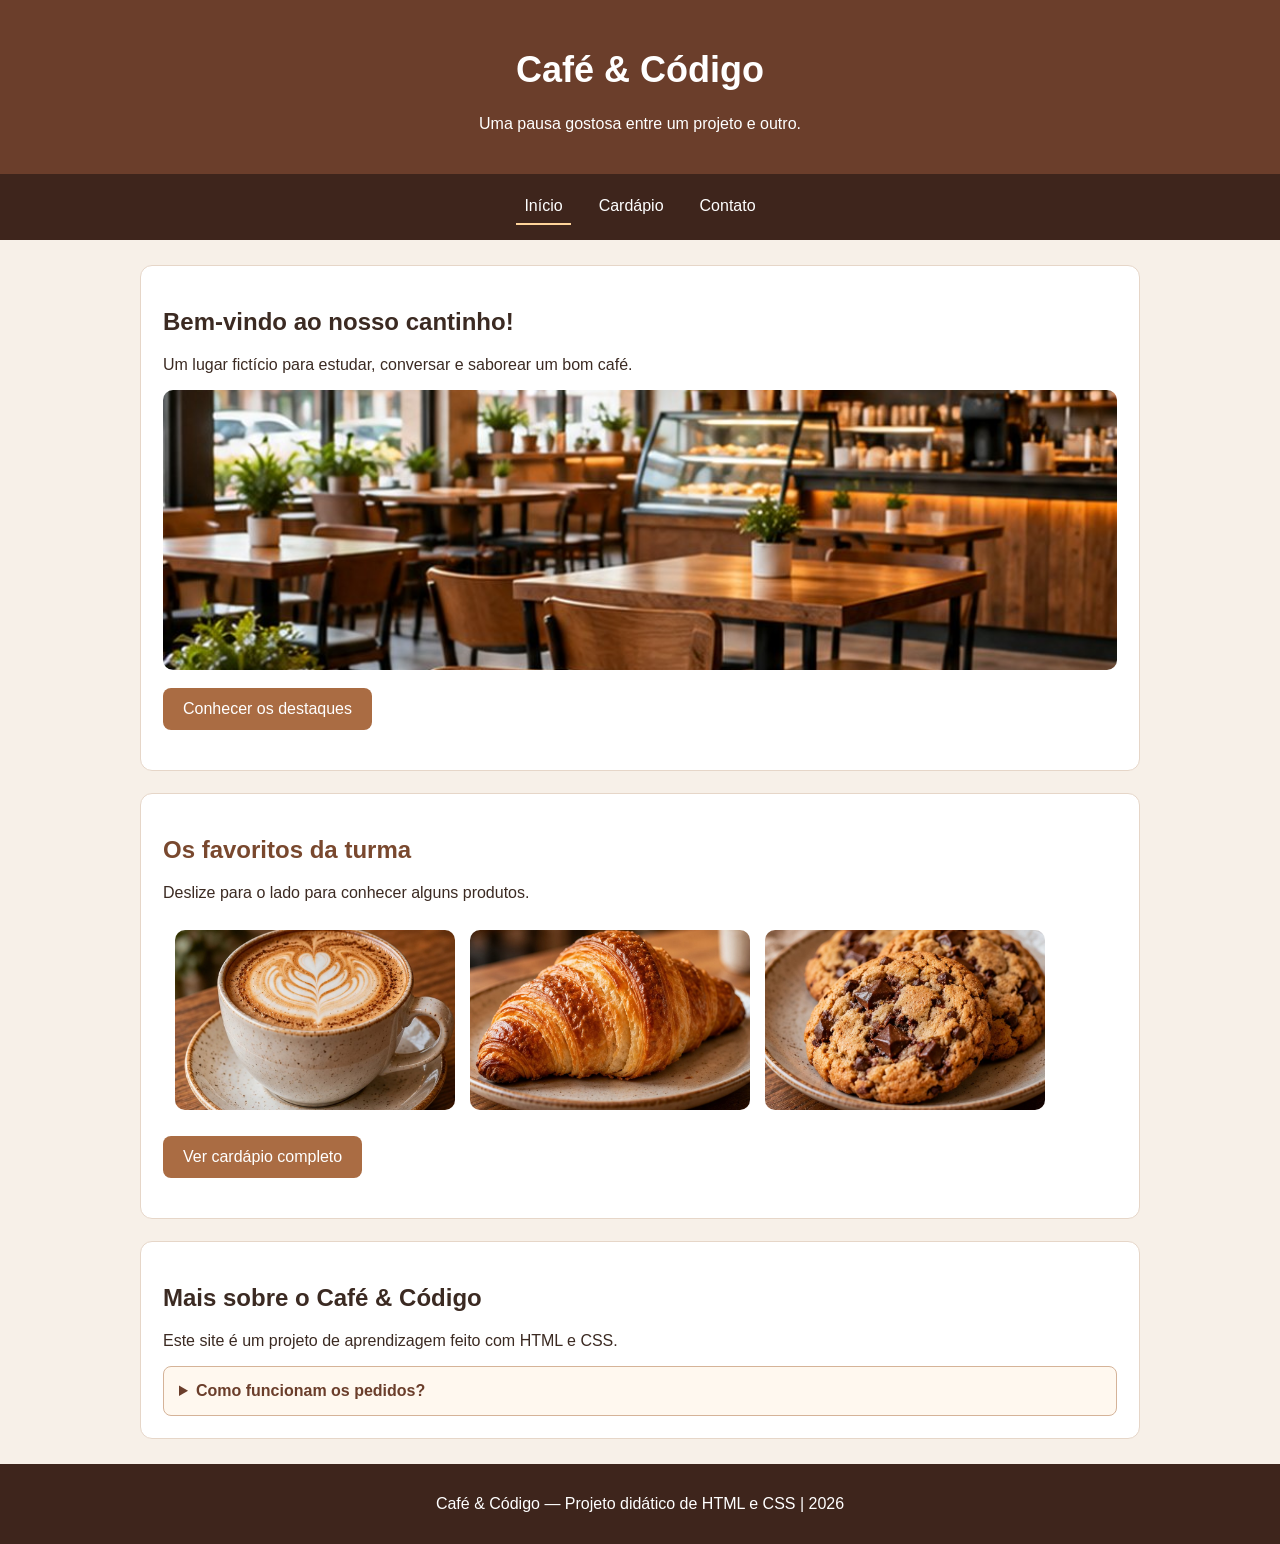
<file: cafeteria.html/index.html>
<!DOCTYPE html>
<html lang="pt-BR">
<head>
    <meta charset="UTF-8">
    <meta name="viewport" content="width=device-width, initial-scale=1.0">
    <title>Início | Café & Código</title>
    <link rel="stylesheet" href="css/index.css">
</head>
<body>

    <header>
    <h1>Café & Código</h1>
    <p>Uma pausa gostosa entre um projeto e outro.</p>
    </header>

<nav class="menu">
    <a class="pagina-atual" href="index.html">Início</a>
    <a href="cardapio.html">Cardápio</a>
    <a href="contato.html">Contato</a>
</nav>

<main>
    <section class="apresentacao">
        <h2>Bem-vindo ao nosso cantinho!</h2>
        <p>Um lugar fictício para estudar, conversar e saborear um bom café.</p>
        <img class="foto-destaque"
             src="imagens/ambiente-cafe.jpg"
             alt="Interior aconchegante de uma cafeteria com mesas e plantas">
        <p>
            <a class="botao-link" href="#destaques">Conhecer os destaques</a>
        </p>
    </section>

    <section id="destaques">
        <h2>Os favoritos da turma</h2>
        <p>Deslize para o lado para conhecer alguns produtos.</p>
        <div class="galeria">
            <img src="imagens/cappuccino.jpg" alt="Xícara de cappuccino">
            <img src="imagens/croissant.jpg" alt="Croissant dourado em um prato">
            <img src="imagens/cookie.jpg" alt="Cookies com gotas de chocolate">
        </div>
        <p>
            <a class="botao-link" href="cardapio.html">Ver cardápio completo</a>
        </p>
    </section>

    <section class="aviso">
        <h2>Mais sobre o Café & Código</h2>
        <p>Este site é um projeto de aprendizagem feito com HTML e CSS.</p>
        <details>
            <summary>Como funcionam os pedidos?</summary>
            <p>Por enquanto, nosso site apresenta produtos.
               Ainda não existe carrinho ou sistema de pedidos.</p>
        </details>
    </section>
</main>

<footer>
    <p>Café & Código — Projeto didático de HTML e CSS | 2026</p>
</footer>

</body>
</html>
</file>
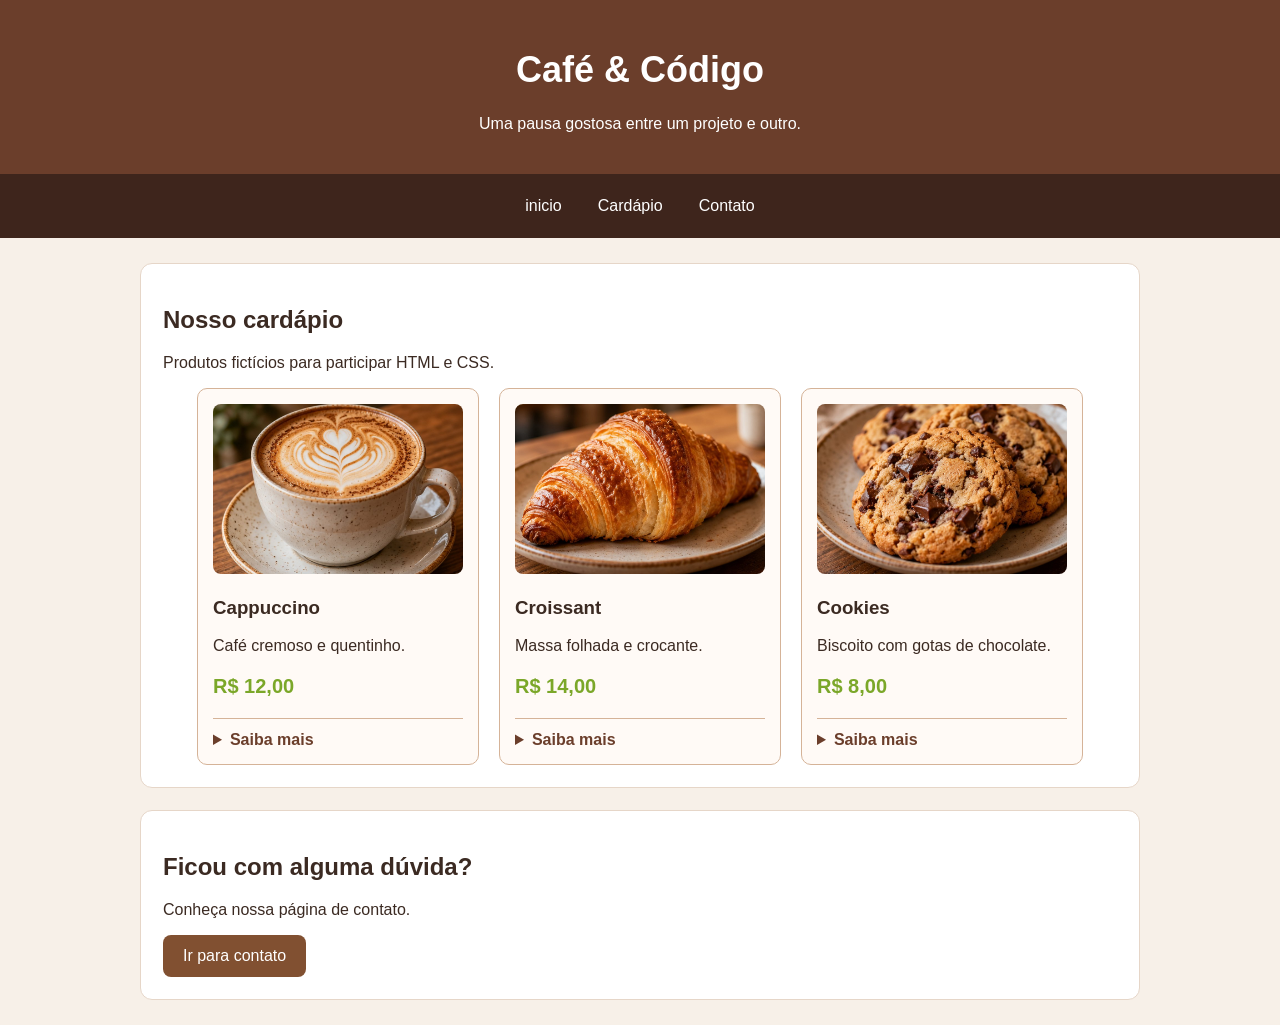
<file: cafeteria.html/cardapio.html>
<!DOCTYPE html>
<html lang="pt-BR">
<head>
    <meta charset="UTF-8">
    <meta name="viewport" content="width=device-width, initial-scale=1.0">
    <title>Cardápio | Café & Código</title>
    <link rel="stylesheet" href="css/cardapio.css">
</head>
<body>
    <header>
    <h1>Café & Código</h1>
    <p>Uma pausa gostosa entre um projeto e outro.</p>
    </header>


    <nav class="menu">
        <a href="index.html">inicio</a>
        <a class="cardapio-atual" href="cardapio.html">Cardápio</a>
        <a href="contato.html">Contato</a>
    </nav>


    <main>
        <section>
            <h2>Nosso cardápio</h2>
            <p>Produtos fictícios para participar HTML e CSS.</p>


            <div class="lista-produtos">
                <div class="produto">
                    <img src="imagens/cappuccino.jpg" alt="Cappuccino em uma Xícara">
                    <h3>Cappuccino</h3>
                    <p>Café cremoso e quentinho.</p>
                    <p class="preco">R$ 12,00</p>
                    <details>
                        <summary>Saiba mais</summary>
                        <p>Combina café espresso, leite vaporizado e espuma.</p>
                    </details>
                </div>


                <div class="produto">
                    <img src="imagens/croissant.jpg" alt="Croissant">
                    <h3>Croissant</h3>
                    <p>Massa folhada e crocante.</p>
                    <p class="preco">R$ 14,00</p>
                    <details>
                        <summary>Saiba mais</summary>
                        <p>Combina uma massa folhada com alguns tipos de recheios</p>
                    </details>
                </div>


                <div class="produto">
                    <img src="imagens/cookie.jpg" alt="Cookies">
                    <h3>Cookies</h3>
                    <p>Biscoito com gotas de chocolate.</p>
                    <p class="preco">R$ 8,00</p>
                    <details>
                        <summary>Saiba mais</summary>
                        <p> Combina biscoito com gotas de chocolate</p>
                    </details>
                </div>
            </div>
        </section>


        <section calss="convite">
            <h2>Ficou com alguma dúvida?</h2>
            <p>Conheça nossa página de contato.</p>
            <a class="botao-link" href="contato.html">Ir para contato</a>
        </section>
    </main>
</body>
</html>
</file>
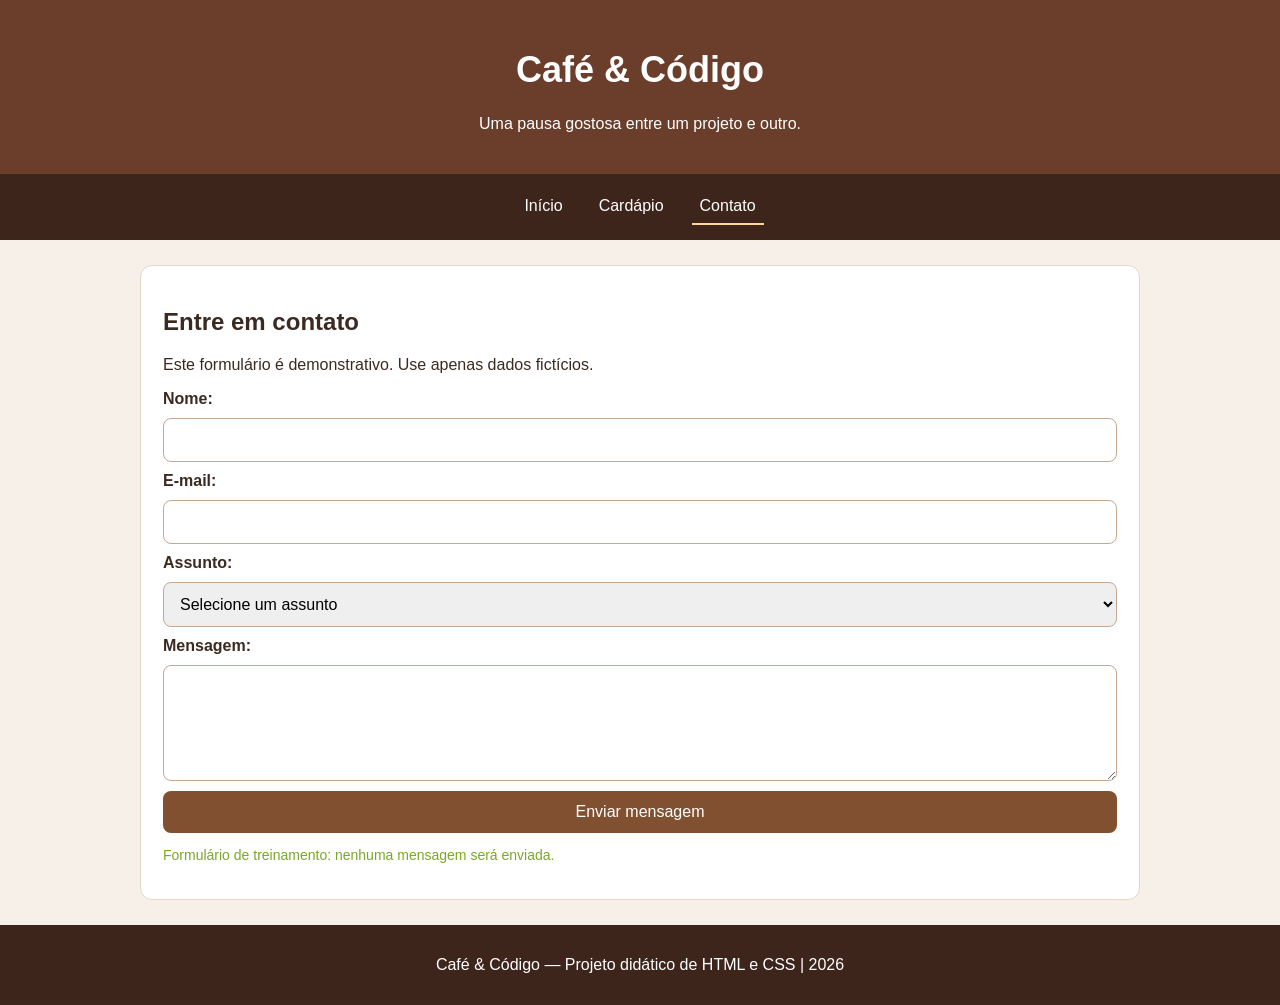
<file: cafeteria.html/contato.html>
<!DOCTYPE html>
<html lang="pt-BR">
<head>
    <meta charset="UTF-8">
    <meta name="viewport" content="width=device-width, initial-scale=1.0">
    <title> Contato | Café & Código</title>
    <link rel="stylesheet" href="css/contato.css">
</head>
<body>


    <header>
        <h1>Café & Código</h1>
        <p>Uma pausa gostosa entre um projeto e outro.</p>
    </header>


    <nav class="menu">
        <a href="index.html">Início</a>
        <a href="cardapio.html">Cardápio</a>
        <a class="pagina-atual" href="contato.html">Contato</a>
    </nav>


    <main>
        <section>
            <h2>Entre em contato</h2>
            <p>Este formulário é demonstrativo. Use apenas dados fictícios.</p>


            <form action="#" method="get">
                <label for="nome">Nome:</label>
                <input type="text" id="nome" name="nome" required>


                <label for="email">E-mail:</label>
                <input type="email" id="email" name="email" required>


                <label for="assunto">Assunto:</label>
                <select id="assunto" name="assunto" required>
                    <option value="">Selecione um assunto</option>
                    <option value="cardapio">Cardápio</option>
                    <option value="sugestao">Sugestão</option>
                    <option value="outro">Outro</option>
                </select>


                <label for="mensagem">Mensagem:</label>
                <textarea id="mensagem" name="mensagem" rows="5" required></textarea>


                <button type="submit">Enviar mensagem</button>
            </form>


            <p class="aviso-formulario">
                Formulário de treinamento: nenhuma mensagem será enviada.
            </p>
           
        </section>
    </main>

    <footer>
        <p>Café & Código — Projeto didático de HTML e CSS | 2026</p>
    </footer>
 
</body>
</file>
<file: cafeteria.html/css/index.css>
html {
    scroll-behavior: smooth;
}

body {
    margin: 0;
    font-family: Arial, sans-serif;
    background-color: #f7f0e8;
    color: #3b2a22;
}

header {
    background-color: #6b3e2b;
    color: white;
    text-align: center;
    padding: 25px;
}

header h1 {
    font-size: 36px;
}

.menu {
    display: flex;
    flex-wrap: wrap;
    justify-content: center;
    gap: 20px;
    background-color: #3e251c;
    padding: 15px;
    position: sticky;
    top: 0;
    z-index: 10;
}

.menu a {
    color: white;
    text-decoration: none;
    padding: 8px;
}

.menu a:hover {
    color: #ffd49a;
    text-decoration: underline;
}

.menu a:focus-visible {
    outline: 3px solid #ffd49a;
    outline-offset: 3px;
}

.menu .pagina-atual {
    border-bottom: 2px solid #ffd49a;
}

main {
    width: 85%;
    max-width: 1000px;
    margin: 25px auto;
}

section {
    background-color: white;
    border: 1px solid #e6d6c8;
    border-radius: 12px;
    padding: 22px;
    margin-bottom: 22px;
}

#destaques h2 {
    color: #79482e;
}

.foto-destaque {
    width: 100%;
    height: 280px;
    object-fit: cover;
    border-radius: 10px;
}

.galeria {
    display: flex;
    gap: 15px;
    overflow-x: auto;
    scroll-snap-type: x mandatory;
    padding: 12px;
}

.galeria img {
    width: 280px;
    height: 180px;
    object-fit: cover;
    flex: 0 0 auto;
    border-radius: 10px;
    scroll-snap-align: start;
    transition: transform 0.3;
}

.galeria img:hover {
    transform: scale(1.03);
}

.botao-link {
    display: inline-block;
    background-color: #815031;
    color:white;
    text-decoration: none;
    padding: 12px 20px;
    border-radius: 8px;
    transition: background-color 0.3s, transform 0.3s;
}

.botao-link {
    background-color: #aa6c43;
    transform: translateY(-2px);
}

.botao-link:active {
    transform: translateY(1px);
}

.botao-link:focus-visible {
    outline: 3px solid #d99143;
    outline-offset: 3px;
}

details {
    background-color: #fff8ef;
    border: 1px solid #d5b398;
    border-radius: 8px;
    padding: 15px;
}

summary{
    color:#6b3e2b;
    font-weight: bold;
    cursor: pointer;
}

footer {
    background-color: #3e251c;
    color: white;
    text-align: center;
    padding: 15px;
}
</file>
<file: cafeteria.html/css/cardapio.css>
html {
    scroll-behavior: smooth;
}


body {
    margin: 0;
    font-family: Arial, sans-serif;
    background-color: #f7f0e8;
    color: #3b2a22;
}


header {
    background-color: #6b3e2b;
    color: white;
    text-align: center;
    padding: 25px;
}


header h1 {
    font-size: 36px;
}


main {
    width: 85%;
    max-width: 1000px;
    margin: 25px auto;
}


section {
    background-color: white;
    border: 1px solid #e6d6c8;
    border-radius: 12px;
    padding: 22px;
    margin-bottom: 22px;
}


footer {
    background-color: #3e251c;
    color: white;
    text-align: center;
    padding: 15px;
}


.menu {
    display: flex;
    flex-wrap: wrap;
    justify-content: center;
    gap: 20px;
    background-color: #3e251c;
    padding: 15px;
    position: sticky;
    top: 0;
    z-index: 10;
}


.menu a {
    color: white;
    text-decoration: none;
    padding: 8px;
}


.menu a:hover {
    color: #ffd49a;
    text-decoration: underline;
}


.menu a:focus-visible {
    outline: 3px solid #ffd49a;
    outline-offset: 3px;
}


.menu .pagina-atual {
    border-bottom: 2px solid #ffd49a;
}


.botao-link {
    display: inline-block;
    background-color: #815031;
    color: white;
    text-decoration: none;
    padding: 12px 20px;
    border-radius: 8px;
    transition: background-color 0.3s, transform 0.3s;
}


.botao-link:hover {
    background-color: #aa6c43;
    transform: translateY(-2px);
}


.botao-link:active {
    transform: translateY(1px);
}


.botao-link:focus-visible {
    outline: 3px solid #d99143;
    outline-offset: 3px;
}


.lista-produtos {
    display: flex;
    flex-wrap: wrap;
    justify-content: center;
    gap: 20px;
}


.produto {
    width: 250px;
    border: 1px solid #d5b398;
    border-radius: 10px;
    padding: 15px;
    background-color: #fffaf6;
}


.produto img {
    width: 100%;
    height: 170px;
    object-fit: cover;
    border-radius: 8px;
}


.preco {
    color: #7ba729;
    font-size: 20px;
    font-weight: bold;
}


.produto details {
    border-top: 1px solid #d5b398;
    padding-top: 12px;
}


.produto summary {
    color: #6b3e2b;
    font-weight: bold;
    cursor: pointer;
}
</file>
<file: cafeteria.html/css/contato.css>
html {
    scroll-behavior: smooth;
}


body {
    margin: 0;
    font-family: Arial, sans-serif;
    background-color: #f7f0e8;
    color: #3b2a22;
}


header {
    background-color: #6b3e2b;
    color: white;
    text-align: center;
    padding: 25px;
}


header h1 {
    font-size: 36px;
}


main {
    width: 85%;
    max-width: 1000px;
    margin: 25px auto;
}


section {
    background-color: white;
    border: 1px solid #e6d6c8;
    border-radius: 12px;
    padding: 22px;
    margin-bottom: 22px;
}


footer {
    background-color: #3e251c;
    color: white;
    text-align: center;
    padding: 15px;
}


.menu {
    display: flex;
    flex-wrap: wrap;
    justify-content: center;
    gap: 20px;
    background-color: #3e251c;
    padding: 15px;
    position: sticky;
    top: 0;
    z-index: 10;
}


.menu a {
    color: white;
    text-decoration: none;
    padding: 8px;
}


.menu a:hover {
    color: #ffd49a;
    text-decoration: underline;
}


.menu a:focus-visible {
    outline: 3px solid #ffd49a;
    outline-offset: 3px;
}


.menu .pagina-atual {
    border-bottom: 2px solid #ffd49a;
}


form {
    display: flex;
    flex-direction: column;
    gap: 10px;
}


label {
    font-weight: bold;
}


input, select, textarea {
    font-family: Arial, Helvetica, sans-serif;
    font-size: 16px;
    padding: 12px;
    border: 1px solid #c6a792;
    border-radius: 8px;


}


input:focus-visible,
select:focus-visible,
textarea:focus-visible {
    outline: 3px solid #d99143;
}


button {
    background-color: #815031;
    color: white;
    border: none;
    padding: 12px 20px;
    border-radius: 8px;
    font-size: 16px;
    cursor: pointer;
    transition: background-color 0.3s, transform 0.3s;
}


button:hover {
    background-color: #aa6c43;
    transform: translateY(-2px);
}


button:active {
    transform: translateY(1px);
}


button:focus-visible {
    outline: 3px solid #d99143;
    outline-offset: 3px;
}


.aviso-formulario {
    color: #7ba729;
    font-size: 14px;
}
</file>
